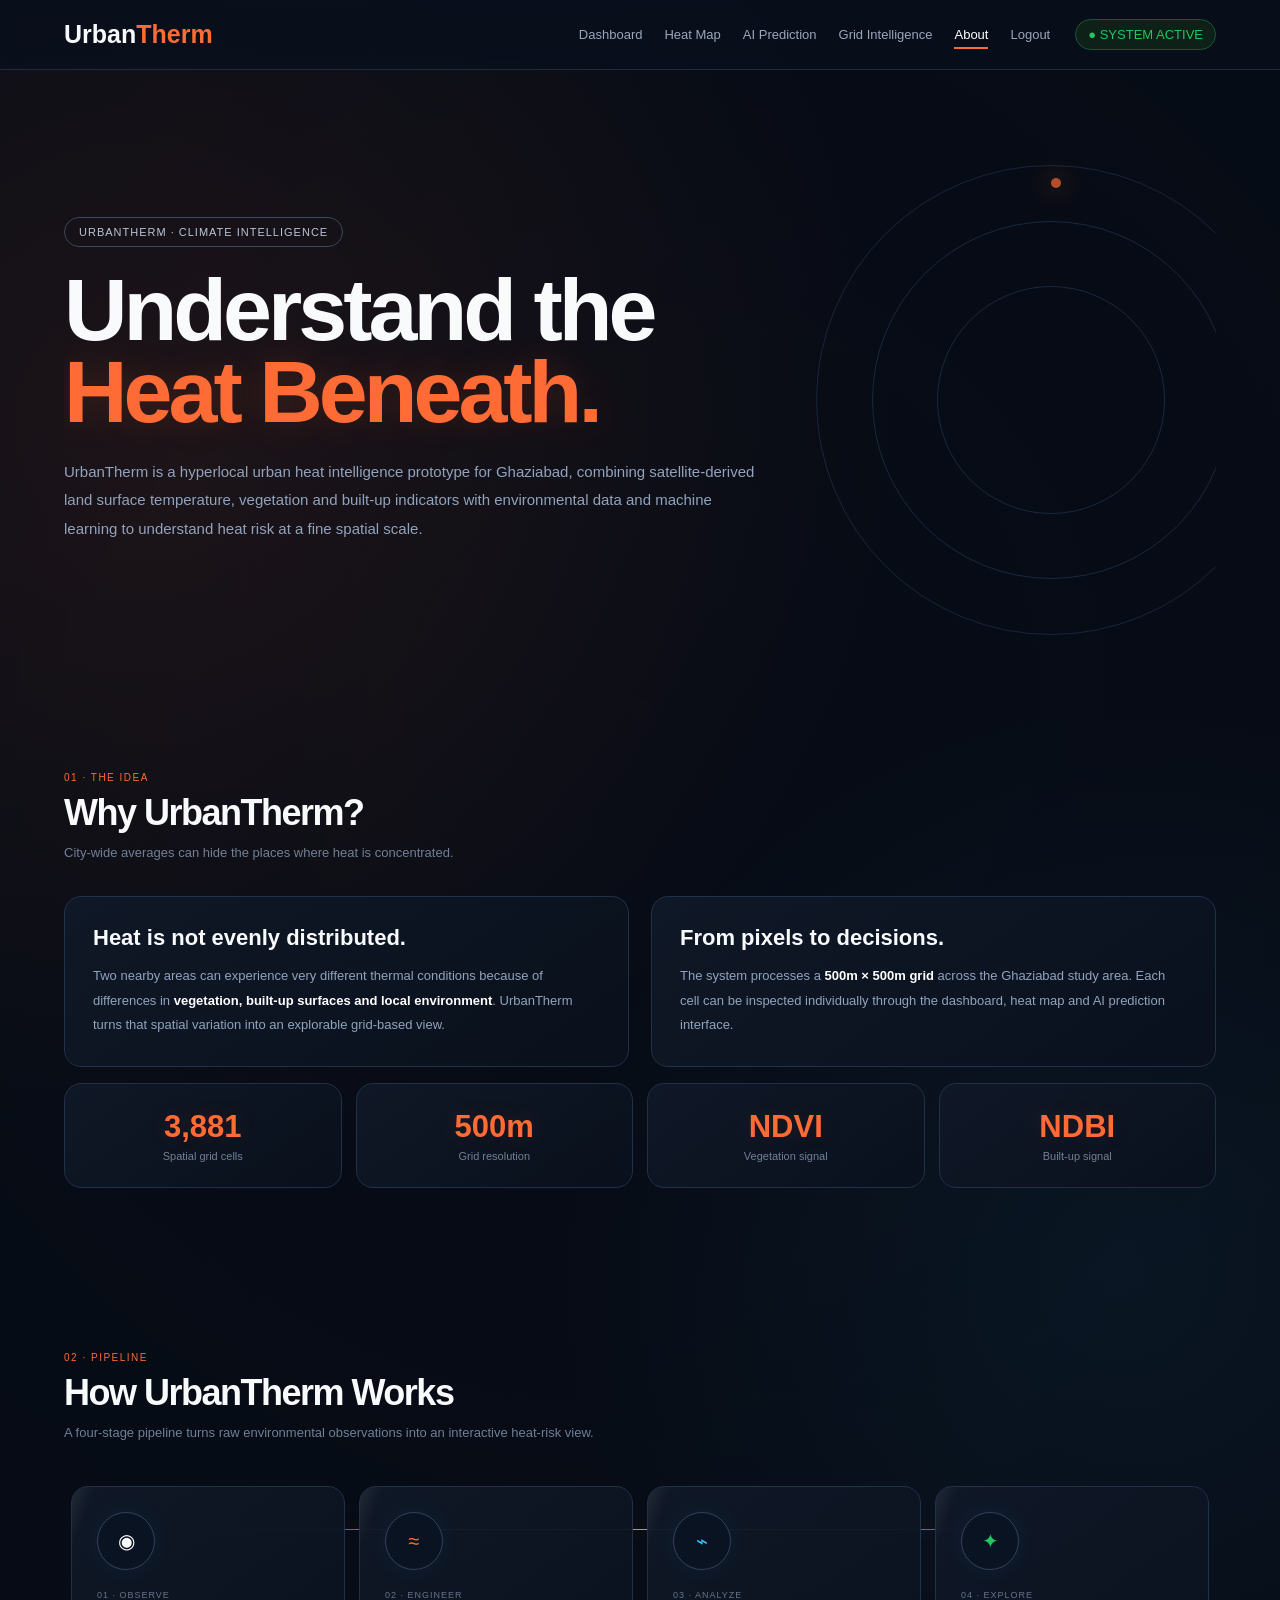
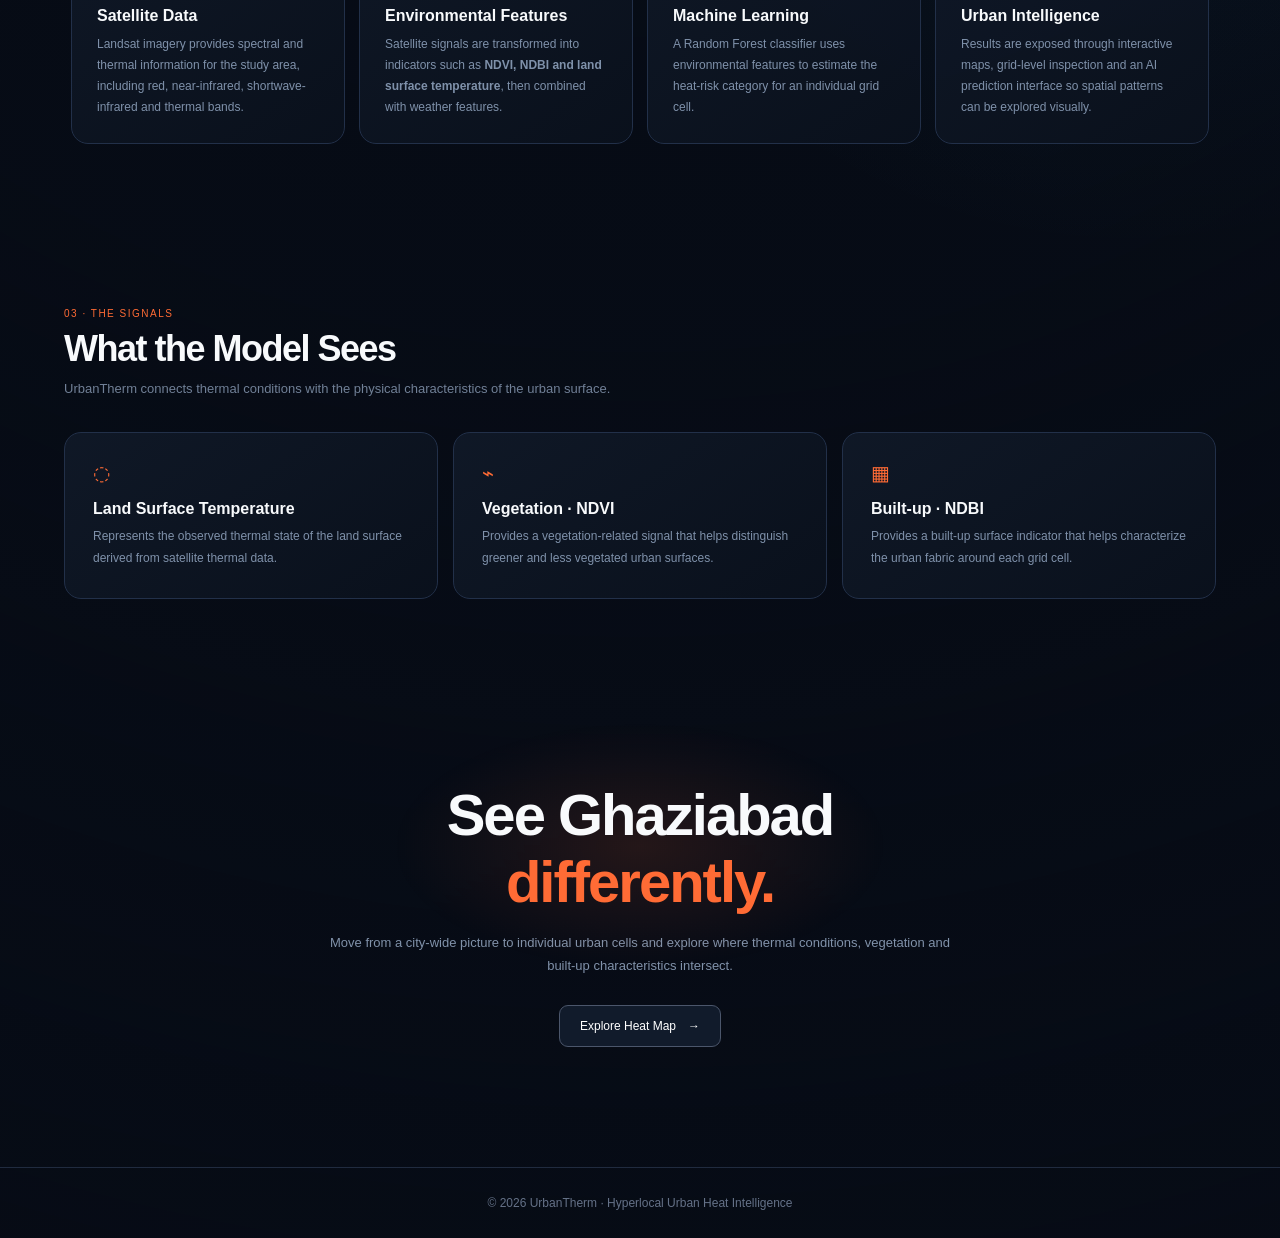
<file: frontend/about.html>
<!DOCTYPE html>
<html lang="en">
<head>
<meta charset="UTF-8">
<meta name="viewport" content="width=device-width, initial-scale=1.0">
<title>UrbanTherm | About</title>

<style>
*{box-sizing:border-box;margin:0;padding:0}
:root{
 --bg:#070c16;--panel:#0e1726;--panel2:#111d2f;--border:#223049;
 --muted:#8ea0b9;--orange:#ff6b35;--cyan:#38bdf8;--green:#22c55e
}
html{scroll-behavior:smooth}
body{
 font-family:Arial,sans-serif;color:#f8fafc;background:
 radial-gradient(circle at 12% 15%,rgba(255,107,53,.10),transparent 28%),
 radial-gradient(circle at 88% 45%,rgba(56,189,248,.07),transparent 30%),var(--bg);
 overflow-x:hidden;animation:pageIn .8s ease both
}
body:before{
 content:"";position:fixed;inset:0;z-index:-2;opacity:.15;pointer-events:none;
 background-image:linear-gradient(rgba(255,255,255,.025) 1px,transparent 1px),
 linear-gradient(90deg,rgba(255,255,255,.025) 1px,transparent 1px);
 background-size:70px 70px
}
body:after{
 content:"";position:fixed;inset:0;z-index:-1;pointer-events:none;
 background:radial-gradient(circle at 50% 25%,transparent 0,rgba(7,12,22,.22) 55%,rgba(7,12,22,.7) 100%)
}
@keyframes pageIn{from{opacity:0;transform:translateY(12px)}to{opacity:1;transform:none}}

header{
 height:70px;padding:0 5%;display:flex;align-items:center;position:sticky;top:0;z-index:50;
 background:rgba(9,16,29,.84);backdrop-filter:blur(18px);border-bottom:1px solid #202b3f
}
.logo{font-size:25px;font-weight:700;white-space:nowrap}.logo span{color:var(--orange)}
nav{display:flex;gap:22px;margin-left:auto;align-items:center}
nav a{color:#9aa7bb;text-decoration:none;font-size:13px;position:relative;white-space:nowrap;transition:.3s}
nav a:hover,nav a.active{color:#fff}
nav a:after{content:"";position:absolute;left:0;bottom:-7px;width:100%;height:2px;background:var(--orange);transform:scaleX(0);transform-origin:right;transition:.3s}
nav a:hover:after,nav a.active:after{transform:scaleX(1);transform-origin:left}
.status{margin-left:25px;color:var(--green);font-size:13px;padding:7px 12px;border:1px solid #1d5437;border-radius:20px;background:#0d2118}

.container{width:90%;max-width:1180px;margin:auto}
.hero{
 min-height:620px;display:flex;align-items:center;position:relative;overflow:hidden
}
.hero-copy{max-width:780px;position:relative;z-index:2;animation:heroIn 1s cubic-bezier(.16,1,.3,1) both}
@keyframes heroIn{from{opacity:0;transform:translateY(55px)}to{opacity:1;transform:none}}
.kicker{
 display:inline-block;padding:8px 14px;border:1px solid #3b475e;border-radius:20px;
 color:#b9c5d6;font-size:11px;letter-spacing:1px;margin-bottom:22px
}
h1{font-size:clamp(48px,7vw,88px);line-height:.94;letter-spacing:-4px}
h1 span{color:var(--orange);text-shadow:0 0 35px rgba(255,107,53,.18)}
.hero p{margin-top:24px;color:#91a3bd;line-height:1.9;max-width:700px;font-size:15px}
.hero-orbit{
 position:absolute;right:-70px;top:95px;width:470px;height:470px;border:1px solid #243149;
 border-radius:50%;opacity:.7;animation:rotate 18s linear infinite
}
.hero-orbit:before,.hero-orbit:after{
 content:"";position:absolute;border:1px solid #26354e;border-radius:50%
}
.hero-orbit:before{inset:55px;animation:rotate 12s linear infinite reverse}
.hero-orbit:after{inset:120px}
@keyframes rotate{to{transform:rotate(360deg)}}
.orbit-dot{position:absolute;width:10px;height:10px;background:var(--orange);border-radius:50%;top:12px;left:50%;box-shadow:0 0 25px var(--orange);animation:dotPulse 1.7s infinite}
@keyframes dotPulse{50%{box-shadow:0 0 42px 10px rgba(255,107,53,.28);transform:scale(1.5)}}

section{padding:82px 0}
.section-head{margin-bottom:32px}
.section-label{font-size:10px;letter-spacing:1.5px;color:var(--orange);margin-bottom:9px}
.section-head h2{font-size:36px;letter-spacing:-1.5px}
.section-head p{color:#718097;font-size:13px;margin-top:8px;max-width:650px;line-height:1.7}

.story{
 display:grid;grid-template-columns:1fr 1fr;gap:22px
}
.story-card,.tech-card,.stat,.principle{
 background:linear-gradient(145deg,rgba(16,25,40,.96),rgba(10,17,29,.96));
 border:1px solid var(--border);border-radius:17px;padding:28px;position:relative;overflow:hidden;
 transition:.45s cubic-bezier(.16,1,.3,1)
}
.story-card:hover,.tech-card:hover,.principle:hover{
 transform:translateY(-8px);border-color:rgba(255,107,53,.45);
 box-shadow:0 22px 55px rgba(0,0,0,.3),0 0 28px rgba(255,107,53,.08)
}
.story-card:after,.tech-card:after,.principle:after{
 content:"";position:absolute;top:-40%;left:-80px;width:55px;height:180%;
 background:linear-gradient(90deg,transparent,rgba(255,255,255,.09),transparent);
 transform:rotate(20deg);animation:sweep 5s infinite
}
@keyframes sweep{0%,20%{left:-80px}55%,100%{left:120%}}
.story-card h3{font-size:22px;margin-bottom:13px}.story-card p{color:#91a3bd;font-size:13px;line-height:1.9}
.story-card strong{color:#fff}

.stats{display:grid;grid-template-columns:repeat(4,1fr);gap:14px;margin-top:16px}
.stat{text-align:center;padding:25px 15px;animation:rise .8s both}
.stat:nth-child(2){animation-delay:.08s}.stat:nth-child(3){animation-delay:.16s}.stat:nth-child(4){animation-delay:.24s}
@keyframes rise{from{opacity:0;transform:translateY(35px)}to{opacity:1;transform:none}}
.stat .num{font-size:31px;font-weight:700;color:var(--orange);text-shadow:0 0 22px rgba(255,107,53,.15)}
.stat .desc{font-size:11px;color:#718097;margin-top:5px}

.pipeline{
 display:grid;grid-template-columns:repeat(4,1fr);gap:0;position:relative;margin-top:42px
}
.pipeline:before{
 content:"";position:absolute;left:11%;right:11%;top:43px;height:1px;
 background:linear-gradient(90deg,transparent,var(--orange),var(--cyan),var(--orange),transparent);
 box-shadow:0 0 15px rgba(255,107,53,.35)
}
.tech-card{padding:25px;min-height:235px;margin:0 7px}
.icon{
 width:58px;height:58px;border-radius:50%;display:grid;place-items:center;margin-bottom:20px;
 border:1px solid #34415a;background:#0a1321;font-size:20px;position:relative;z-index:2;
 box-shadow:0 0 25px rgba(56,189,248,.06)
}
.tech-card:nth-child(2) .icon{color:var(--orange)}
.tech-card:nth-child(3) .icon{color:var(--cyan)}
.tech-card:nth-child(4) .icon{color:var(--green)}
.tech-card h3{font-size:16px;margin-bottom:9px}.tech-card p{font-size:12px;color:#7f91aa;line-height:1.75}
.step{font-size:9px;color:#64748b;letter-spacing:1px;margin-bottom:7px}

.principles{display:grid;grid-template-columns:repeat(3,1fr);gap:15px}
.principle h3{font-size:16px;margin-bottom:8px}.principle p{color:#7f91aa;font-size:12px;line-height:1.8}
.principle .mark{color:var(--orange);font-size:20px;margin-bottom:15px}

.final{
 text-align:center;padding:100px 20px 120px;position:relative
}
.final:before{
 content:"";position:absolute;left:50%;top:40px;width:500px;height:250px;transform:translateX(-50%);
 background:radial-gradient(ellipse,rgba(255,107,53,.12),transparent 70%);pointer-events:none
}
.final h2{font-size:clamp(35px,5vw,58px);letter-spacing:-2px;position:relative}
.final h2 span{color:var(--orange)}
.final p{color:#8192aa;max-width:650px;margin:16px auto 28px;line-height:1.8;font-size:13px}
.btn{
 display:inline-flex;align-items:center;gap:12px;padding:13px 20px;border-radius:9px;
 border:1px solid #4b566b;color:#fff;text-decoration:none;font-size:12px;
 background:#111b2b;transition:.35s
}
.btn:hover{background:var(--orange);border-color:var(--orange);transform:translateY(-4px);box-shadow:0 14px 35px rgba(255,107,53,.2)}
footer{padding:28px;text-align:center;border-top:1px solid #202b3f;color:#657288;font-size:12px}

@media(max-width:1000px){
 nav{gap:10px}.status{display:none}.hero-orbit{right:-230px;opacity:.35}
 .pipeline{grid-template-columns:repeat(2,1fr);gap:15px}.pipeline:before{display:none}
 .stats{grid-template-columns:repeat(2,1fr)}
}
@media(max-width:650px){
 header{padding:0 20px}nav{display:none}.container{width:94%}
 .hero{min-height:550px}.hero-orbit{width:330px;height:330px;right:-190px;top:150px}
 .story,.principles{grid-template-columns:1fr}.pipeline{grid-template-columns:1fr}.stats{grid-template-columns:1fr}
 section{padding:60px 0}h1{letter-spacing:-2px}
}
</style>
</head>

<body>

<header>
    <div class="logo">Urban<span>Therm</span></div>
    <nav>
        <a href="dashboard.html">Dashboard</a>
        <a href="heatmap.html">Heat Map</a>
        <a href="prediction.html">AI Prediction</a>
        <a href="grid.html">Grid Intelligence</a>
        <a href="about.html" class="active">About</a>
        <a href="login.html">Logout</a>
    </nav>
    <div class="status">● SYSTEM ACTIVE</div>
</header>

<main>

<section class="hero container">
    <div class="hero-copy">
        <div class="kicker">URBANTHERM · CLIMATE INTELLIGENCE</div>
        <h1>Understand the<br><span>Heat Beneath.</span></h1>
        <p>
            UrbanTherm is a hyperlocal urban heat intelligence prototype for Ghaziabad,
            combining satellite-derived land surface temperature, vegetation and built-up
            indicators with environmental data and machine learning to understand heat risk
            at a fine spatial scale.
        </p>
    </div>

    <div class="hero-orbit">
        <div class="orbit-dot"></div>
    </div>
</section>

<section>
<div class="container">
    <div class="section-head">
        <div class="section-label">01 · THE IDEA</div>
        <h2>Why UrbanTherm?</h2>
        <p>City-wide averages can hide the places where heat is concentrated.</p>
    </div>

    <div class="story">
        <div class="story-card">
            <h3>Heat is not evenly distributed.</h3>
            <p>
                Two nearby areas can experience very different thermal conditions because
                of differences in <strong>vegetation, built-up surfaces and local environment</strong>.
                UrbanTherm turns that spatial variation into an explorable grid-based view.
            </p>
        </div>
        <div class="story-card">
            <h3>From pixels to decisions.</h3>
            <p>
                The system processes a <strong>500m × 500m grid</strong> across the Ghaziabad
                study area. Each cell can be inspected individually through the dashboard,
                heat map and AI prediction interface.
            </p>
        </div>
    </div>

    <div class="stats">
        <div class="stat"><div class="num">3,881</div><div class="desc">Spatial grid cells</div></div>
        <div class="stat"><div class="num">500m</div><div class="desc">Grid resolution</div></div>
        <div class="stat"><div class="num">NDVI</div><div class="desc">Vegetation signal</div></div>
        <div class="stat"><div class="num">NDBI</div><div class="desc">Built-up signal</div></div>
    </div>
</div>
</section>

<section>
<div class="container">
    <div class="section-head">
        <div class="section-label">02 · PIPELINE</div>
        <h2>How UrbanTherm Works</h2>
        <p>A four-stage pipeline turns raw environmental observations into an interactive heat-risk view.</p>
    </div>

    <div class="pipeline">
        <div class="tech-card">
            <div class="icon">◉</div>
            <div class="step">01 · OBSERVE</div>
            <h3>Satellite Data</h3>
            <p>
                Landsat imagery provides spectral and thermal information for the study area,
                including red, near-infrared, shortwave-infrared and thermal bands.
            </p>
        </div>

        <div class="tech-card">
            <div class="icon">≈</div>
            <div class="step">02 · ENGINEER</div>
            <h3>Environmental Features</h3>
            <p>
                Satellite signals are transformed into indicators such as
                <strong>NDVI, NDBI and land surface temperature</strong>, then combined with weather features.
            </p>
        </div>

        <div class="tech-card">
            <div class="icon">⌁</div>
            <div class="step">03 · ANALYZE</div>
            <h3>Machine Learning</h3>
            <p>
                A Random Forest classifier uses environmental features to estimate the
                heat-risk category for an individual grid cell.
            </p>
        </div>

        <div class="tech-card">
            <div class="icon">✦</div>
            <div class="step">04 · EXPLORE</div>
            <h3>Urban Intelligence</h3>
            <p>
                Results are exposed through interactive maps, grid-level inspection and
                an AI prediction interface so spatial patterns can be explored visually.
            </p>
        </div>
    </div>
</div>
</section>

<section>
<div class="container">
    <div class="section-head">
        <div class="section-label">03 · THE SIGNALS</div>
        <h2>What the Model Sees</h2>
        <p>UrbanTherm connects thermal conditions with the physical characteristics of the urban surface.</p>
    </div>

    <div class="principles">
        <div class="principle">
            <div class="mark">◌</div>
            <h3>Land Surface Temperature</h3>
            <p>Represents the observed thermal state of the land surface derived from satellite thermal data.</p>
        </div>
        <div class="principle">
            <div class="mark">⌁</div>
            <h3>Vegetation · NDVI</h3>
            <p>Provides a vegetation-related signal that helps distinguish greener and less vegetated urban surfaces.</p>
        </div>
        <div class="principle">
            <div class="mark">▦</div>
            <h3>Built-up · NDBI</h3>
            <p>Provides a built-up surface indicator that helps characterize the urban fabric around each grid cell.</p>
        </div>
    </div>
</div>
</section>

<section class="final">
    <h2>See Ghaziabad<br><span>differently.</span></h2>
    <p>
        Move from a city-wide picture to individual urban cells and explore where
        thermal conditions, vegetation and built-up characteristics intersect.
    </p>
    <a href="heatmap.html" class="btn">Explore Heat Map <b>→</b></a>
</section>

</main>

<footer>© 2026 UrbanTherm · Hyperlocal Urban Heat Intelligence</footer>

</body>
</html>
</file>
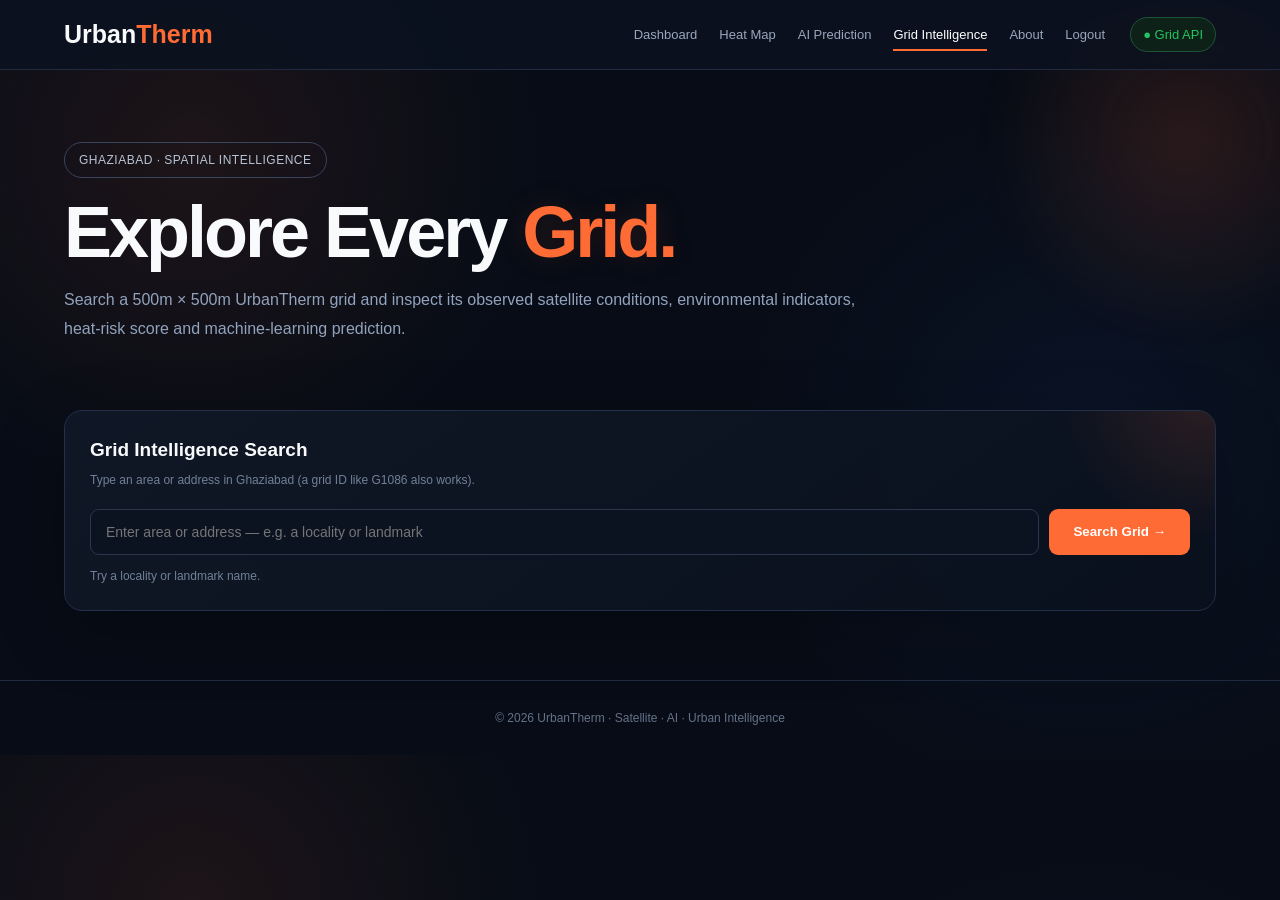
<file: frontend/grid.html>
<!DOCTYPE html>
<html lang="en">
<head>
<meta charset="UTF-8">
<meta name="viewport" content="width=device-width, initial-scale=1.0">
<title>UrbanTherm | Grid Intelligence</title>

<style>
*{box-sizing:border-box;margin:0;padding:0}
:root{--bg:#070c16;--panel:#0e1726;--panel2:#111d2f;--border:#223049;--muted:#8ea0b9;--orange:#ff6b35;--red:#ef4444;--amber:#f59e0b;--green:#22c55e}
html{scroll-behavior:smooth}
body{
    font-family:Arial,sans-serif;color:#f8fafc;line-height:1.5;overflow-x:hidden;
    background:radial-gradient(circle at 15% 20%,rgba(255,107,53,.09),transparent 28%),radial-gradient(circle at 85% 60%,rgba(52,120,255,.07),transparent 30%),var(--bg);
    animation:pageIn .8s ease both;
}
body::before{
    content:"";position:fixed;inset:0;pointer-events:none;opacity:.15;z-index:-1;
    background-image:linear-gradient(rgba(255,255,255,.025) 1px,transparent 1px),linear-gradient(90deg,rgba(255,255,255,.025) 1px,transparent 1px);
    background-size:70px 70px;
}
@keyframes pageIn{from{opacity:0;transform:translateY(12px)}to{opacity:1;transform:none}}

header{
    height:70px;padding:0 5%;border-bottom:1px solid #202b3f;display:flex;align-items:center;
    background:rgba(11,18,32,.86);backdrop-filter:blur(18px);position:sticky;top:0;z-index:50
}
.logo{font-size:25px;font-weight:700;white-space:nowrap}.logo span{color:var(--orange)}
nav{display:flex;gap:22px;margin-left:auto;align-items:center}
nav a{color:#9aa7bb;text-decoration:none;font-size:13px;white-space:nowrap;position:relative;transition:.3s}
nav a::after{content:"";position:absolute;left:0;bottom:-7px;width:100%;height:2px;background:var(--orange);transform:scaleX(0);transform-origin:right;transition:.3s}
nav a:hover,nav a.active{color:#fff}nav a:hover::after,nav a.active::after{transform:scaleX(1);transform-origin:left}
.status{margin-left:25px;font-size:13px;color:var(--green);padding:7px 12px;border:1px solid #1d5437;border-radius:20px;background:#0d2118;animation:pulse 2.8s infinite}
@keyframes pulse{0%,100%{box-shadow:0 0 0 rgba(34,197,94,0)}50%{box-shadow:0 0 22px rgba(34,197,94,.18)}}

.container{width:90%;max-width:1200px;margin:auto}
.hero{padding:72px 0 38px;position:relative;animation:heroIn 1s cubic-bezier(.16,1,.3,1) both}
@keyframes heroIn{from{opacity:0;transform:translateY(45px)}to{opacity:1;transform:none}}
.hero::before{content:"";position:absolute;width:420px;height:420px;right:-180px;top:-140px;border-radius:50%;background:radial-gradient(circle,rgba(255,107,53,.14),transparent 68%);filter:blur(12px);animation:orb 6s ease-in-out infinite;pointer-events:none}
@keyframes orb{0%,100%{transform:scale(1);opacity:.6}50%{transform:scale(1.2);opacity:1}}
.label{display:inline-block;padding:8px 14px;border:1px solid #39455d;border-radius:20px;color:#b8c4d5;font-size:12px;letter-spacing:.5px;margin-bottom:18px}
h1{font-size:clamp(42px,6vw,72px);line-height:1;letter-spacing:-3px;margin-bottom:18px}
h1 span{color:var(--orange);text-shadow:0 0 30px rgba(255,107,53,.15)}
.subtitle{max-width:800px;color:#91a3bd;line-height:1.8}

.search-panel{
    margin-top:28px;padding:25px;background:linear-gradient(145deg,rgba(16,24,39,.97),rgba(10,17,29,.97));
    border:1px solid var(--border);border-radius:18px;position:relative;overflow:hidden;
    box-shadow:0 20px 70px rgba(0,0,0,.22);animation:panelIn 1s .15s cubic-bezier(.16,1,.3,1) both
}
@keyframes panelIn{from{opacity:0;transform:translateY(55px) scale(.97)}to{opacity:1;transform:none}}
.search-panel::before{content:"";position:absolute;width:300px;height:300px;right:-140px;top:-170px;border-radius:50%;background:radial-gradient(circle,rgba(255,107,53,.14),transparent 68%);animation:orb 5s infinite;pointer-events:none}
.search-title{font-size:19px;margin-bottom:6px;position:relative}.search-sub{font-size:12px;color:#718097;margin-bottom:20px;position:relative}
.search-row{display:flex;gap:10px;position:relative}
.search-row input{flex:1;background:#0b1220;color:#fff;border:1px solid #2b374d;border-radius:9px;padding:14px 15px;outline:none;font-size:14px;transition:.3s}
.search-row input:focus{border-color:var(--orange);box-shadow:0 0 25px rgba(255,107,53,.1)}
.search-row button{background:var(--orange);color:#fff;border:0;border-radius:9px;padding:0 24px;font-weight:700;cursor:pointer;transition:.3s}
.search-row button:hover{transform:translateY(-3px);box-shadow:0 12px 30px rgba(255,107,53,.23)}
.message{margin-top:12px;color:#718097;font-size:12px;min-height:18px}

.result{margin-top:22px;display:none}
.result.show{display:block;animation:resultIn .75s cubic-bezier(.16,1,.3,1) both}
@keyframes resultIn{from{opacity:0;transform:translateY(35px) scale(.97)}to{opacity:1;transform:none}}

.result-top{display:flex;justify-content:space-between;align-items:center;gap:15px;margin-bottom:16px}
.grid-id{font-size:25px;font-weight:700}.grid-id small{display:block;color:#718097;font-size:11px;font-weight:normal;margin-top:4px}
.badge{padding:9px 15px;border-radius:20px;font-size:12px;font-weight:700;border:1px solid currentColor;animation:badge .6s both}
.high{color:var(--red)}.medium{color:var(--amber)}.low{color:var(--green)}
.badge.high{background:rgba(239,68,68,.09)}.badge.medium{background:rgba(245,158,11,.09)}.badge.low{background:rgba(34,197,94,.09)}
@keyframes badge{from{opacity:0;transform:scale(.5)}to{opacity:1;transform:scale(1)}}

.cards{display:grid;grid-template-columns:repeat(4,1fr);gap:14px}
.card{
    background:linear-gradient(145deg,#101827,#0c1523);border:1px solid var(--border);border-radius:14px;padding:20px;
    position:relative;overflow:hidden;animation:cardIn .7s cubic-bezier(.16,1,.3,1) both;
    transition:.4s cubic-bezier(.16,1,.3,1)
}
.card:nth-child(2){animation-delay:.08s}.card:nth-child(3){animation-delay:.16s}.card:nth-child(4){animation-delay:.24s}
.card::after{content:"";position:absolute;top:-20%;left:-80px;width:55px;height:150%;background:linear-gradient(90deg,transparent,rgba(255,255,255,.1),transparent);transform:rotate(20deg);animation:sweep 3.8s infinite}
@keyframes sweep{0%,20%{left:-80px}55%,100%{left:120%}}
@keyframes cardIn{from{opacity:0;transform:translateY(30px) scale(.94)}to{opacity:1;transform:none}}
.card:hover{transform:translateY(-9px) scale(1.02);border-color:rgba(255,107,53,.55);box-shadow:0 20px 45px rgba(0,0,0,.3),0 0 28px rgba(255,107,53,.1)}
.card h3{font-size:10px;color:#718097;letter-spacing:.7px;margin-bottom:9px}
.value{font-size:27px;font-weight:700}
.card p{color:#718097;font-size:11px;margin-top:5px}

.details{display:grid;grid-template-columns:1fr 1fr;gap:16px;margin-top:16px}
.detail{
    background:#101827;border:1px solid var(--border);border-radius:14px;padding:22px;animation:cardIn .7s .3s both
}
.detail h2{font-size:17px;margin-bottom:16px}
.rows{display:grid;gap:10px}
.row{display:flex;justify-content:space-between;align-items:center;padding:12px 0;border-bottom:1px solid #1d283b}
.row:last-child{border-bottom:0}.row span:first-child{color:#718097;font-size:12px}.row span:last-child{font-size:13px;font-weight:600}

.score-wrap{display:flex;align-items:center;gap:20px}
.score-ring{
    width:125px;height:125px;border-radius:50%;display:grid;place-items:center;position:relative;
    background:conic-gradient(var(--orange) 0deg,rgba(255,255,255,.07) 0deg);
    animation:ringIn 1s .45s both
}
.score-ring::before{content:"";position:absolute;inset:10px;border-radius:50%;background:#0b1220}
.score-ring strong{position:relative;font-size:28px}.score-ring small{position:absolute;margin-top:48px;color:#718097;font-size:9px}
@keyframes ringIn{from{transform:scale(.65) rotate(-80deg);opacity:0}to{transform:scale(1) rotate(0);opacity:1}}
.score-info{flex:1}.score-info h3{color:#718097;font-size:10px;letter-spacing:.6px;margin-bottom:6px}.score-info p{color:#91a3bd;font-size:12px;line-height:1.7}

footer{margin-top:70px;padding:28px;text-align:center;color:#657288;border-top:1px solid #202b3f;font-size:12px}

@media(max-width:1000px){nav{gap:10px}.status{display:none}.cards{grid-template-columns:repeat(2,1fr)}.details{grid-template-columns:1fr}}
@media(max-width:650px){header{padding:0 20px}nav{display:none}.container{width:94%}.search-row{flex-direction:column}.search-row button{height:48px}.cards{grid-template-columns:1fr}.result-top{align-items:flex-start;flex-direction:column}}
</style>
</head>

<body>
<header>
    <div class="logo">Urban<span>Therm</span></div>
    <nav>
        <a href="dashboard.html">Dashboard</a>
        <a href="heatmap.html">Heat Map</a>
        <a href="prediction.html">AI Prediction</a>
        <a href="grid.html" class="active">Grid Intelligence</a>
        <a href="about.html">About</a>
        <a href="login.html">Logout</a>
    </nav>
    <div class="status">● Grid API</div>
</header>

<main class="container">
<section class="hero">
    <div class="label">GHAZIABAD · SPATIAL INTELLIGENCE</div>
    <h1>Explore Every <span>Grid.</span></h1>
    <p class="subtitle">
        Search a 500m × 500m UrbanTherm grid and inspect its observed satellite
        conditions, environmental indicators, heat-risk score and machine-learning prediction.
    </p>
</section>

<section class="search-panel">
    <h2 class="search-title">Grid Intelligence Search</h2>
    <p class="search-sub">Type an area or address in Ghaziabad (a grid ID like G1086 also works).</p>

    <div class="search-row">
        <input id="gridInput" type="text" placeholder="Enter area or address — e.g. a locality or landmark" autocomplete="off">
        <button id="searchBtn" onclick="searchGrid()">Search Grid →</button>
    </div>

    <div id="message" class="message">Try a locality or landmark name.</div>

    <div id="result" class="result">
        <div class="result-top">
            <div class="grid-id">
                <span id="gridId">—</span>
                <small id="gridSub">UrbanTherm grid intelligence</small>
            </div>
            <div id="badge" class="badge low">LOW</div>
        </div>

        <div class="cards">
            <div class="card">
                <h3>LAND SURFACE TEMPERATURE</h3>
                <div class="value" id="lst">—</div>
                <p>Satellite observed</p>
            </div>
            <div class="card">
                <h3>NDVI</h3>
                <div class="value" id="ndvi">—</div>
                <p>Vegetation indicator</p>
            </div>
            <div class="card">
                <h3>NDBI</h3>
                <div class="value" id="ndbi">—</div>
                <p>Built-up indicator</p>
            </div>
            <div class="card">
                <h3>HEAT RISK SCORE</h3>
                <div class="value" id="score">—</div>
                <p>Observed spatial score</p>
            </div>
        </div>

        <div class="details">
            <div class="detail">
                <h2>Environmental Profile</h2>
                <div class="rows">
                    <div class="row"><span>Average Temperature</span><span id="avgTemp">—</span></div>
                    <div class="row"><span>Maximum Temperature</span><span id="maxTemp">—</span></div>
                    <div class="row"><span>Humidity</span><span id="humidity">—</span></div>
                    <div class="row"><span>Wind Speed</span><span id="wind">—</span></div>
                    <div class="row"><span>Heat Index</span><span id="heatIndex">—</span></div>
                </div>
            </div>

            <div class="detail">
                <h2>Risk Intelligence</h2>
                <div class="score-wrap">
                    <div id="scoreRing" class="score-ring">
                        <strong id="ringScore">0</strong>
                        <small>/ 100</small>
                    </div>
                    <div class="score-info">
                        <h3>OBSERVED VS ML</h3>
                        <p>Observed satellite risk and the trained Random Forest prediction are shown together for this grid.</p>
                        <div class="rows">
                            <div class="row"><span>Observed Risk</span><span id="observed">—</span></div>
                            <div class="row"><span>ML Prediction</span><span id="prediction">—</span></div>
                        </div>
                    </div>
                </div>
            </div>
        </div>
    </div>
</section>
</main>

<footer>© 2026 UrbanTherm · Satellite · AI · Urban Intelligence</footer>

<script>
const API_BASE = "";

async function searchGrid(){
    const input = document.getElementById("gridInput");
    const query = input.value.trim();

    const message = document.getElementById("message");
    const result = document.getElementById("result");
    const button = document.getElementById("searchBtn");

    if(!query){
        message.textContent = "Please enter an area or address.";
        input.focus();
        return;
    }

    result.classList.remove("show");
    button.disabled = true;
    button.textContent = "Scanning...";
    message.textContent = "Finding that location on the UrbanTherm grid...";

    try{
        const response = await fetch(
            `${API_BASE}/api/predict-address?q=${encodeURIComponent(query)}`
        );

        const data = await response.json();

        if(!response.ok){
            throw new Error(data.error || "Grid not found");
        }

        await new Promise(resolve => setTimeout(resolve, 500));

        document.getElementById("gridId").textContent = data.grid_id;
        document.getElementById("gridSub").textContent =
            data.matched_address || "UrbanTherm grid intelligence";
        document.getElementById("lst").textContent = `${Number(data.lst_celsius).toFixed(2)} °C`;
        document.getElementById("ndvi").textContent = Number(data.ndvi).toFixed(3);
        document.getElementById("ndbi").textContent = Number(data.ndbi).toFixed(3);
        document.getElementById("score").textContent = Number(data.heat_risk_score).toFixed(1);

        document.getElementById("avgTemp").textContent = `${Number(data.avg_temperature).toFixed(2)} °C`;
        document.getElementById("maxTemp").textContent = `${Number(data.max_temperature).toFixed(2)} °C`;
        document.getElementById("humidity").textContent = `${Number(data.avg_humidity).toFixed(2)} %`;
        document.getElementById("wind").textContent = `${Number(data.avg_wind_speed).toFixed(2)} km/h`;
        document.getElementById("heatIndex").textContent = Number(data.avg_heat_index).toFixed(2);

        document.getElementById("observed").textContent = data.observed_risk;
        document.getElementById("prediction").textContent = data.ml_prediction;
        document.getElementById("ringScore").textContent = Number(data.heat_risk_score).toFixed(0);

        const risk = String(data.observed_risk).toLowerCase();
        const badge = document.getElementById("badge");
        badge.className = "badge " + (risk === "high" ? "high" : risk === "medium" ? "medium" : "low");
        badge.textContent = String(data.observed_risk).toUpperCase();

        const score = Math.min(Math.max(Number(data.heat_risk_score),0),100);
        document.getElementById("scoreRing").style.background =
            `conic-gradient(var(--orange) ${score * 3.6}deg, rgba(255,255,255,.07) ${score * 3.6}deg)`;

        result.classList.add("show");
        message.textContent = data.matched_address
            ? `Matched "${data.matched_address}" to grid ${data.grid_id}.`
            : `Grid ${data.grid_id} loaded successfully from the UrbanTherm API.`;

    }catch(error){
        result.classList.remove("show");
        message.textContent = `Unable to find heat data: ${error.message}`;
    }finally{
        button.disabled = false;
        button.textContent = "Search Grid →";
    }
}

document.getElementById("gridInput").addEventListener("keydown", e => {
    if(e.key === "Enter") searchGrid();
});
</script>
</body>
</html>
</file>
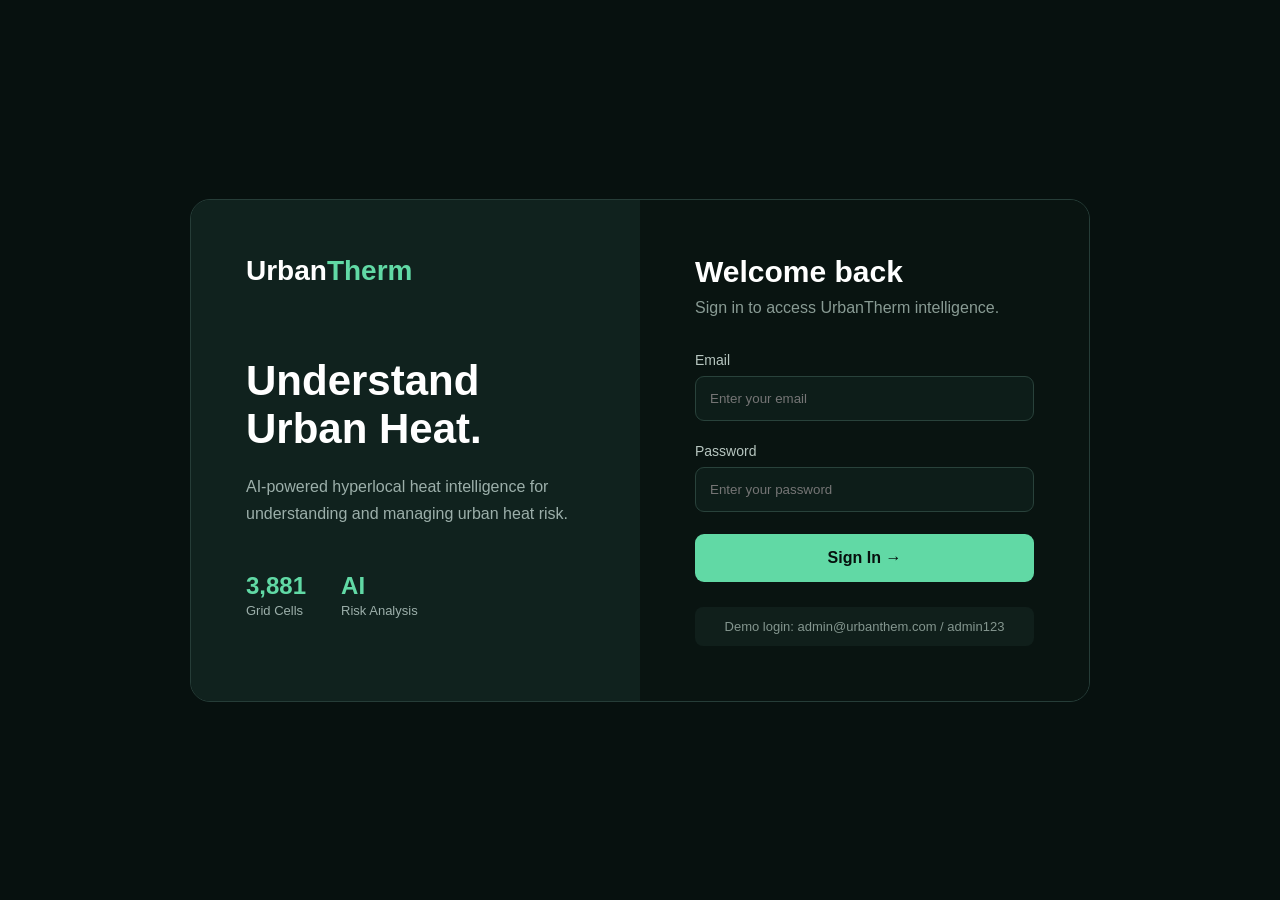
<file: frontend/login.html>
<!DOCTYPE html>
<html lang="en">
<head>
    <meta charset="UTF-8">
    <meta name="viewport" content="width=device-width, initial-scale=1.0">
    <title>UrbanTherm | Login</title>

    <style>
        * {
            box-sizing: border-box;
            margin: 0;
            padding: 0;
            font-family: Arial, sans-serif;
        }

        body {
            min-height: 100vh;
            background: #07110f;
            color: white;
            display: flex;
            align-items: center;
            justify-content: center;
        }

        .container {
            width: 900px;
            max-width: 92%;
            display: grid;
            grid-template-columns: 1fr 1fr;
            border: 1px solid #263d38;
            border-radius: 20px;
            overflow: hidden;
            background: #0c1916;
        }

        .left {
            padding: 55px;
            background: #10221e;
        }

        .logo {
            font-size: 28px;
            font-weight: bold;
            margin-bottom: 70px;
        }

        .logo span {
            color: #61d9a5;
        }

        .left h1 {
            font-size: 42px;
            margin-bottom: 20px;
        }

        .left p {
            color: #9cafaa;
            line-height: 1.7;
        }

        .stats {
            display: flex;
            gap: 35px;
            margin-top: 45px;
        }

        .stat h2 {
            color: #61d9a5;
        }

        .stat p {
            font-size: 13px;
        }

        .right {
            padding: 55px;
            background: #091411;
        }

        .right h2 {
            font-size: 30px;
            margin-bottom: 10px;
        }

        .subtitle {
            color: #899b94;
            margin-bottom: 35px;
        }

        label {
            display: block;
            margin-bottom: 8px;
            font-size: 14px;
            color: #b7c6c0;
        }

        input {
            width: 100%;
            padding: 14px;
            margin-bottom: 22px;
            border-radius: 9px;
            border: 1px solid #29423b;
            background: #0d1d19;
            color: white;
            outline: none;
        }

        input:focus {
            border-color: #61d9a5;
        }

        button {
            width: 100%;
            padding: 15px;
            border: none;
            border-radius: 9px;
            background: #61d9a5;
            color: #06100d;
            font-size: 16px;
            font-weight: bold;
            cursor: pointer;
        }

        button:hover {
            opacity: 0.9;
        }

        .message {
            margin-top: 18px;
            text-align: center;
            color: #ff7676;
            font-size: 14px;
        }

        .demo {
            margin-top: 25px;
            padding: 12px;
            background: #101f1b;
            border-radius: 8px;
            color: #84968f;
            font-size: 13px;
            text-align: center;
        }

        @media (max-width: 700px) {
            .container {
                grid-template-columns: 1fr;
            }

            .left {
                display: none;
            }

            .right {
                padding: 35px;
            }
        }
    </style>
</head>

<body>

<div class="container">

    <div class="left">

        <div class="logo">
            Urban<span>Therm</span>
        </div>

        <h1>Understand<br>Urban Heat.</h1>

        <p>
            AI-powered hyperlocal heat intelligence
            for understanding and managing urban
            heat risk.
        </p>

        <div class="stats">

            <div class="stat">
                <h2>3,881</h2>
                <p>Grid Cells</p>
            </div>

            <div class="stat">
                <h2>AI</h2>
                <p>Risk Analysis</p>
            </div>

        </div>

    </div>


    <div class="right">

        <h2>Welcome back</h2>

        <p class="subtitle">
            Sign in to access UrbanTherm intelligence.
        </p>

        <form id="loginForm">

            <label>Email</label>
            <input
                type="email"
                id="email"
                placeholder="Enter your email"
                required
            >

            <label>Password</label>
            <input
                type="password"
                id="password"
                placeholder="Enter your password"
                required
            >

            <button type="submit">
                Sign In →
            </button>

        </form>

        <div id="message" class="message"></div>

        <div class="demo">
            Demo login: admin@urbanthem.com / admin123
        </div>

    </div>

</div>


<script>

document.getElementById("loginForm").addEventListener("submit", function(event) {

    event.preventDefault();

    const email = document.getElementById("email").value;
    const password = document.getElementById("password").value;

    if (email === "admin@urbanthem.com" && password === "admin123") {

        localStorage.setItem("urbanThermLoggedIn", "true");

        window.location.href = "dashboard.html";

    } else {

        document.getElementById("message").textContent =
            "Invalid email or password.";

    }

});

</script>

</body>
</html>
</file>
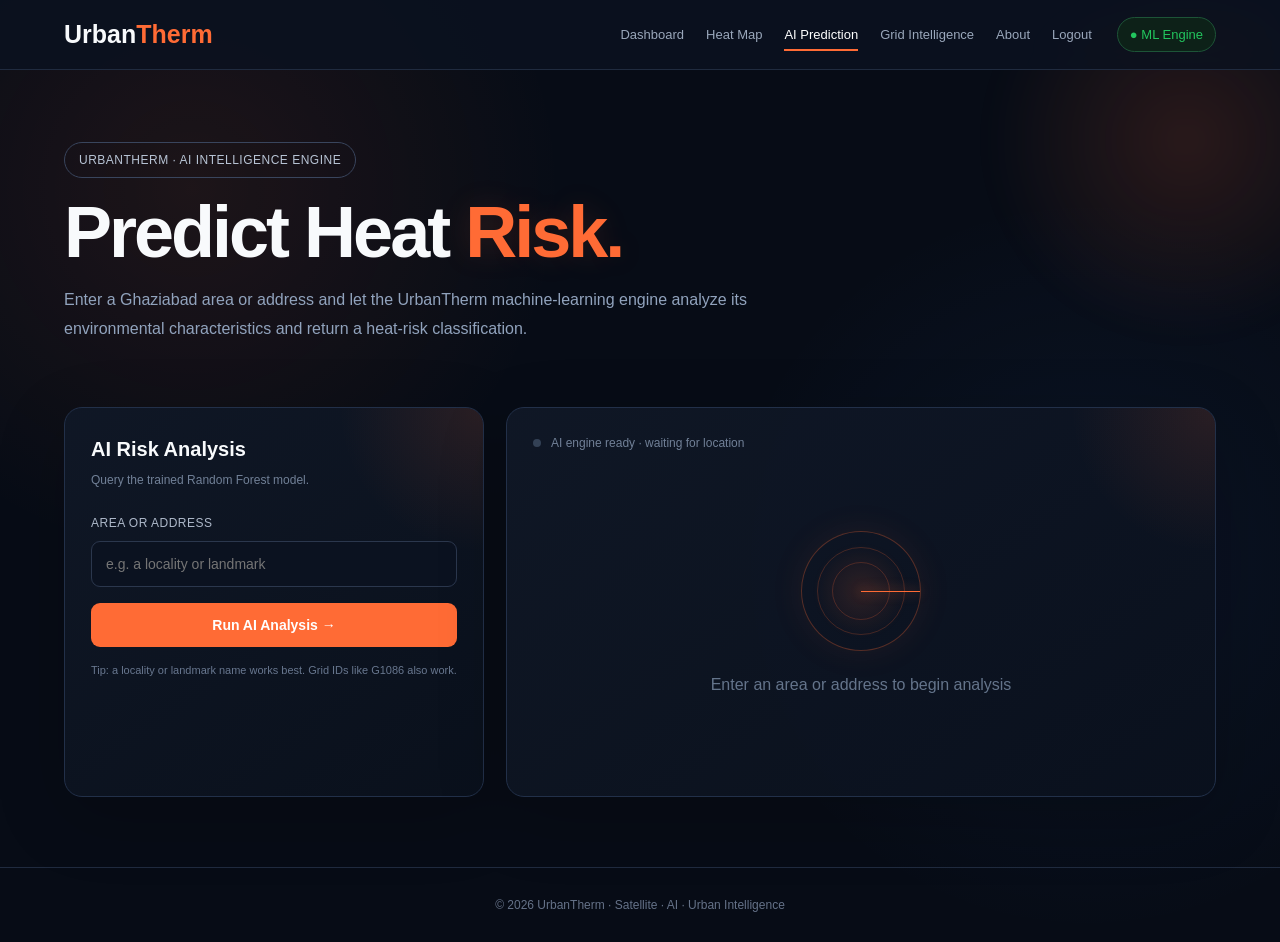
<file: frontend/prediction.html>
<!DOCTYPE html>
<html lang="en">
<head>
<meta charset="UTF-8">
<meta name="viewport" content="width=device-width, initial-scale=1.0">
<title>UrbanTherm | AI Prediction</title>

<style>
*{box-sizing:border-box;margin:0;padding:0}

:root{
    --bg:#070c16;
    --panel:#0e1726;
    --panel2:#111d2f;
    --border:#223049;
    --muted:#8ea0b9;
    --text:#f8fafc;
    --orange:#ff6b35;
    --red:#ef4444;
    --amber:#f59e0b;
    --green:#22c55e;
}

html{scroll-behavior:smooth}

body{
    font-family:Arial,sans-serif;
    background:
        radial-gradient(circle at 15% 20%,rgba(255,107,53,.09),transparent 28%),
        radial-gradient(circle at 85% 60%,rgba(52,120,255,.07),transparent 30%),
        var(--bg);
    color:var(--text);
    line-height:1.5;
    overflow-x:hidden;
    animation:pageIn .8s ease both;
}

body::before{
    content:"";
    position:fixed;
    inset:0;
    pointer-events:none;
    opacity:.15;
    background-image:
        linear-gradient(rgba(255,255,255,.025) 1px,transparent 1px),
        linear-gradient(90deg,rgba(255,255,255,.025) 1px,transparent 1px);
    background-size:70px 70px;
    z-index:-1;
}

@keyframes pageIn{from{opacity:0;transform:translateY(12px)}to{opacity:1;transform:none}}

header{
    height:70px;
    padding:0 5%;
    border-bottom:1px solid #202b3f;
    display:flex;
    align-items:center;
    background:rgba(11,18,32,.86);
    backdrop-filter:blur(18px);
    position:sticky;
    top:0;
    z-index:50;
}

.logo{font-size:25px;font-weight:700;white-space:nowrap}
.logo span{color:var(--orange)}

nav{
    display:flex;
    gap:22px;
    margin-left:auto;
    align-items:center;
}

nav a{
    color:#9aa7bb;
    text-decoration:none;
    font-size:13px;
    white-space:nowrap;
    position:relative;
    transition:.3s ease;
}

nav a::after{
    content:"";
    position:absolute;
    left:0;
    bottom:-7px;
    width:100%;
    height:2px;
    background:var(--orange);
    transform:scaleX(0);
    transform-origin:right;
    transition:.3s ease;
}

nav a:hover,nav a.active{color:#fff}
nav a:hover::after,nav a.active::after{transform:scaleX(1);transform-origin:left}

.status{
    margin-left:25px;
    font-size:13px;
    color:var(--green);
    padding:7px 12px;
    border:1px solid #1d5437;
    border-radius:20px;
    background:#0d2118;
    animation:pulse 2.8s infinite;
}

@keyframes pulse{
    0%,100%{box-shadow:0 0 0 rgba(34,197,94,0)}
    50%{box-shadow:0 0 22px rgba(34,197,94,.18)}
}

.container{width:90%;max-width:1200px;margin:auto}

.hero{
    padding:72px 0 35px;
    position:relative;
    animation:heroIn 1s cubic-bezier(.16,1,.3,1) both;
}

@keyframes heroIn{
    from{opacity:0;transform:translateY(45px)}
    to{opacity:1;transform:none}
}

.hero::before{
    content:"";
    position:absolute;
    width:420px;
    height:420px;
    right:-180px;
    top:-140px;
    border-radius:50%;
    background:radial-gradient(circle,rgba(255,107,53,.14),transparent 68%);
    filter:blur(12px);
    animation:orb 6s ease-in-out infinite;
    pointer-events:none;
}

@keyframes orb{
    0%,100%{transform:scale(1);opacity:.6}
    50%{transform:scale(1.2);opacity:1}
}

.label{
    display:inline-block;
    padding:8px 14px;
    border:1px solid #39455d;
    border-radius:20px;
    color:#b8c4d5;
    font-size:12px;
    letter-spacing:.5px;
    margin-bottom:18px;
}

h1{
    font-size:clamp(42px,6vw,72px);
    line-height:1;
    letter-spacing:-3px;
    margin-bottom:18px;
}

h1 span{
    color:var(--orange);
    text-shadow:0 0 30px rgba(255,107,53,.15);
}

.subtitle{
    max-width:760px;
    color:#91a3bd;
    line-height:1.8;
}

.ai-layout{
    display:grid;
    grid-template-columns:420px 1fr;
    gap:22px;
    margin-top:28px;
}

.panel{
    background:linear-gradient(145deg,rgba(16,24,39,.96),rgba(10,17,29,.96));
    border:1px solid var(--border);
    border-radius:18px;
    padding:26px;
    position:relative;
    overflow:hidden;
    box-shadow:0 20px 70px rgba(0,0,0,.2);
}

.panel::before{
    content:"";
    position:absolute;
    width:300px;
    height:300px;
    right:-150px;
    top:-150px;
    border-radius:50%;
    background:radial-gradient(circle,rgba(255,107,53,.12),transparent 68%);
    animation:orb 5s ease-in-out infinite;
    pointer-events:none;
}

.panel-title{
    position:relative;
    z-index:2;
    font-size:20px;
    margin-bottom:7px;
}

.panel-subtitle{
    position:relative;
    z-index:2;
    color:#718097;
    font-size:12px;
    margin-bottom:25px;
}

label{
    display:block;
    color:#aeb9ca;
    font-size:12px;
    margin-bottom:9px;
    letter-spacing:.5px;
}

input{
    width:100%;
    background:#0b1220;
    border:1px solid #2b374d;
    color:white;
    border-radius:9px;
    padding:14px;
    outline:none;
    font-size:14px;
    transition:.3s;
}

input:focus{
    border-color:var(--orange);
    box-shadow:0 0 22px rgba(255,107,53,.1);
}

.predict-btn{
    width:100%;
    margin-top:16px;
    padding:14px;
    border:0;
    border-radius:9px;
    background:var(--orange);
    color:white;
    font-weight:700;
    cursor:pointer;
    font-size:14px;
    transition:.3s cubic-bezier(.16,1,.3,1);
}

.predict-btn:hover{
    transform:translateY(-3px) scale(1.01);
    box-shadow:0 14px 35px rgba(255,107,53,.25);
}

.predict-btn:active{transform:scale(.98)}

.example{
    margin-top:15px;
    color:#68778f;
    font-size:11px;
}

.result-panel{
    min-height:390px;
}

.scan{
    display:flex;
    align-items:center;
    gap:10px;
    color:#718097;
    font-size:12px;
    margin-bottom:22px;
}

.dot{
    width:8px;
    height:8px;
    border-radius:50%;
    background:#334155;
}

.dot.active{
    background:var(--orange);
    box-shadow:0 0 16px rgba(255,107,53,.8);
    animation:dotPulse 1s infinite;
}

@keyframes dotPulse{
    50%{transform:scale(1.5);opacity:.6}
}

.idle{
    min-height:280px;
    display:flex;
    align-items:center;
    justify-content:center;
    flex-direction:column;
    text-align:center;
    color:#64748b;
}

.radar{
    width:120px;
    height:120px;
    border:1px solid rgba(255,107,53,.3);
    border-radius:50%;
    position:relative;
    margin-bottom:22px;
    background:
        radial-gradient(circle,rgba(255,107,53,.14),transparent 58%);
    box-shadow:0 0 35px rgba(255,107,53,.08);
}

.radar::before,
.radar::after{
    content:"";
    position:absolute;
    inset:15px;
    border:1px solid rgba(255,107,53,.22);
    border-radius:50%;
}

.radar::after{
    inset:30px;
}

.radar-line{
    position:absolute;
    width:50%;
    height:1px;
    background:var(--orange);
    left:50%;
    top:50%;
    transform-origin:left;
    animation:radarSpin 2.2s linear infinite;
    box-shadow:0 0 12px var(--orange);
}

@keyframes radarSpin{to{transform:rotate(360deg)}}

.result{
    display:none;
    position:relative;
    z-index:2;
}

.result.show{
    display:block;
    animation:resultIn .8s cubic-bezier(.16,1,.3,1) both;
}

@keyframes resultIn{
    from{opacity:0;transform:translateY(35px) scale(.96)}
    to{opacity:1;transform:none}
}

.result-head{
    display:flex;
    justify-content:space-between;
    align-items:center;
    gap:15px;
    margin-bottom:24px;
}

.grid-name{
    font-size:24px;
    font-weight:700;
}

.grid-name small{
    display:block;
    color:#718097;
    font-size:11px;
    font-weight:normal;
    margin-top:5px;
}

.risk-badge{
    padding:9px 15px;
    border-radius:20px;
    font-size:12px;
    font-weight:700;
    border:1px solid currentColor;
    animation:badgePop .6s ease both;
}

@keyframes badgePop{
    from{transform:scale(.5);opacity:0}
    to{transform:scale(1);opacity:1}
}

.risk-high{color:var(--red);background:rgba(239,68,68,.09)}
.risk-medium{color:var(--amber);background:rgba(245,158,11,.09)}
.risk-low{color:var(--green);background:rgba(34,197,94,.09)}

.score{
    padding:20px;
    border-radius:14px;
    background:#0b1220;
    border:1px solid #243149;
    margin-bottom:15px;
    overflow:hidden;
    position:relative;
}

.score-label{
    color:#7f8ca2;
    font-size:11px;
    letter-spacing:.6px;
}

.score-value{
    font-size:48px;
    margin-top:3px;
    font-weight:700;
}

.score-bar{
    height:6px;
    background:#1b2638;
    border-radius:10px;
    overflow:hidden;
    margin-top:12px;
}

.score-fill{
    height:100%;
    width:0;
    background:var(--orange);
    border-radius:10px;
    transition:width 1.1s cubic-bezier(.16,1,.3,1);
    box-shadow:0 0 16px rgba(255,107,53,.5);
}

.metrics{
    display:grid;
    grid-template-columns:repeat(3,1fr);
    gap:12px;
}

.metric{
    background:#111d2f;
    border:1px solid #253148;
    border-radius:11px;
    padding:17px;
    animation:metricIn .6s ease both;
}

.metric:nth-child(2){animation-delay:.1s}
.metric:nth-child(3){animation-delay:.2s}
.metric:nth-child(4){animation-delay:.3s}
.metric:nth-child(5){animation-delay:.4s}
.metric:nth-child(6){animation-delay:.5s}

@keyframes metricIn{
    from{opacity:0;transform:translateY(15px)}
    to{opacity:1;transform:none}
}

.metric h3{
    color:#718097;
    font-size:10px;
    letter-spacing:.6px;
    margin-bottom:7px;
}

.metric div{
    font-size:20px;
    font-weight:600;
}

.explanation{
    margin-top:22px;
    padding:18px;
    border-left:2px solid var(--orange);
    background:rgba(255,107,53,.045);
    color:#8fa0b7;
    font-size:13px;
    line-height:1.7;
}

footer{
    margin-top:70px;
    padding:28px;
    text-align:center;
    color:#657288;
    border-top:1px solid #202b3f;
    font-size:12px;
}

@media(max-width:900px){
    nav{gap:10px}
    .status{display:none}
    .ai-layout{grid-template-columns:1fr}
}

@media(max-width:650px){
    header{padding:0 20px}
    nav{display:none}
    .container{width:94%}
    .metrics{grid-template-columns:repeat(2,1fr)}
    .result-head{align-items:flex-start;flex-direction:column}
}
</style>
</head>

<body>

<header>
    <div class="logo">Urban<span>Therm</span></div>

    <nav>
        <a href="dashboard.html">Dashboard</a>
        <a href="heatmap.html">Heat Map</a>
        <a href="prediction.html" class="active">AI Prediction</a>
        <a href="grid.html">Grid Intelligence</a>
        <a href="about.html">About</a>
        <a href="login.html">Logout</a>
    </nav>

    <div class="status">● ML Engine</div>
</header>

<main class="container">

<section class="hero">
    <div class="label">URBANTHERM · AI INTELLIGENCE ENGINE</div>

    <h1>Predict Heat <span>Risk.</span></h1>

    <p class="subtitle">
        Enter a Ghaziabad area or address and let the UrbanTherm machine-learning
        engine analyze its environmental characteristics and return a
        heat-risk classification.
    </p>
</section>

<section class="ai-layout">

    <div class="panel">
        <h2 class="panel-title">AI Risk Analysis</h2>

        <p class="panel-subtitle">
            Query the trained Random Forest model.
        </p>

        <label for="gridId">AREA OR ADDRESS</label>

        <input
            id="gridId"
            type="text"
            placeholder="e.g. a locality or landmark"
            autocomplete="off"
        >

        <button class="predict-btn" onclick="predictGrid()">
            Run AI Analysis →
        </button>

        <div class="example">
            Tip: a locality or landmark name works best. Grid IDs like G1086 also work.
        </div>
    </div>


    <div class="panel result-panel">

        <div class="scan">
            <span id="statusDot" class="dot"></span>
            <span id="scanText">AI engine ready · waiting for location</span>
        </div>

        <div id="idle" class="idle">
            <div class="radar">
                <div class="radar-line"></div>
            </div>

            <div>
                Enter an area or address to begin analysis
            </div>
        </div>


        <div id="result" class="result">

            <div class="result-head">

                <div class="grid-name">
                    <span id="resultGrid">G1086</span>

                    <small id="resultSub">
                        Ghaziabad spatial intelligence
                    </small>
                </div>

                <div id="riskBadge" class="risk-badge risk-low">
                    LOW
                </div>

            </div>


            <div class="score">

                <div class="score-label">
                    OBSERVED HEAT RISK SCORE
                </div>

                <div class="score-value">
                    <span id="score">0</span>
                </div>

                <div class="score-bar">
                    <div id="scoreFill" class="score-fill"></div>
                </div>

            </div>


            <div class="metrics">

                <div class="metric">
                    <h3>ML PREDICTION</h3>
                    <div id="prediction">—</div>
                </div>

                <div class="metric">
                    <h3>OBSERVED RISK</h3>
                    <div id="observed">—</div>
                </div>

                <div class="metric">
                    <h3>LST</h3>
                    <div id="lst">—</div>
                </div>

                <div class="metric">
                    <h3>NDVI</h3>
                    <div id="ndvi">—</div>
                </div>

                <div class="metric">
                    <h3>NDBI</h3>
                    <div id="ndbi">—</div>
                </div>

                <div class="metric">
                    <h3>AVG TEMPERATURE</h3>
                    <div id="temperature">—</div>
                </div>

            </div>


            <div class="explanation" id="explanation">
                AI analysis will appear here.
            </div>

        </div>

    </div>

</section>

</main>

<footer>
    © 2026 UrbanTherm · Satellite · AI · Urban Intelligence
</footer>


<script>
const API_BASE = "";

async function predictGrid(){

    const input = document.getElementById("gridId");
    const query = input.value.trim();

    if(!query){
        input.focus();
        document.getElementById("scanText").textContent =
            "Enter an area or address first";
        return;
    }

    const idle = document.getElementById("idle");
    const result = document.getElementById("result");
    const dot = document.getElementById("statusDot");
    const scanText = document.getElementById("scanText");
    const button = document.querySelector(".predict-btn");

    result.classList.remove("show");
    idle.style.display = "flex";

    dot.classList.add("active");
    scanText.textContent = "Scanning grid · contacting ML engine...";
    button.disabled = true;
    button.textContent = "Analyzing...";

    try{

        const response = await fetch(
            `${API_BASE}/api/predict-address?q=${encodeURIComponent(query)}`
        );

        const data = await response.json();

        if(!response.ok){
            throw new Error(data.error || "Grid not found");
        }

        await new Promise(resolve => setTimeout(resolve, 650));

        idle.style.display = "none";
        result.classList.add("show");

        document.getElementById("resultGrid").textContent =
            data.grid_id;

        document.getElementById("resultSub").textContent =
            data.matched_address || "Ghaziabad spatial intelligence";

        document.getElementById("prediction").textContent =
            data.ml_prediction;

        document.getElementById("observed").textContent =
            data.observed_risk;

        document.getElementById("lst").textContent =
            `${Number(data.lst_celsius).toFixed(2)} °C`;

        document.getElementById("ndvi").textContent =
            Number(data.ndvi).toFixed(3);

        document.getElementById("ndbi").textContent =
            Number(data.ndbi).toFixed(3);

        document.getElementById("temperature").textContent =
            `${Number(data.avg_temperature).toFixed(2)} °C`;

        const score = Number(data.heat_risk_score);

        document.getElementById("score").textContent =
            score.toFixed(1);

        setTimeout(() => {
            document.getElementById("scoreFill").style.width =
                `${Math.min(Math.max(score,0),100)}%`;
        }, 100);

        const badge = document.getElementById("riskBadge");

        badge.textContent =
            String(data.ml_prediction).toUpperCase();

        badge.className = "risk-badge";

        const risk = String(data.ml_prediction).toLowerCase();

        if(risk === "high"){
            badge.classList.add("risk-high");
        }else if(risk === "medium"){
            badge.classList.add("risk-medium");
        }else{
            badge.classList.add("risk-low");
        }

        document.getElementById("explanation").textContent =
            (data.matched_address
                ? `${data.matched_address} falls in grid ${data.grid_id}. `
                : `Grid ${data.grid_id}. `) +
            `The ML prediction is ${data.ml_prediction}. ` +
            `The observed satellite LST is ${Number(data.lst_celsius).toFixed(2)} °C, ` +
            `with NDVI ${Number(data.ndvi).toFixed(3)} and NDBI ${Number(data.ndbi).toFixed(3)}.`;

        dot.classList.remove("active");

        scanText.textContent =
            "Analysis complete · ML engine connected";

    }catch(error){

        idle.style.display = "flex";
        result.classList.remove("show");

        dot.classList.remove("active");

        scanText.textContent =
            `Analysis failed · ${error.message}`;

    }finally{

        button.disabled = false;
        button.textContent = "Run AI Analysis →";
    }
}

document.getElementById("gridId").addEventListener("keydown", function(e){

    if(e.key === "Enter"){
        predictGrid();
    }

});
</script>

</body>
</html>
</file>
